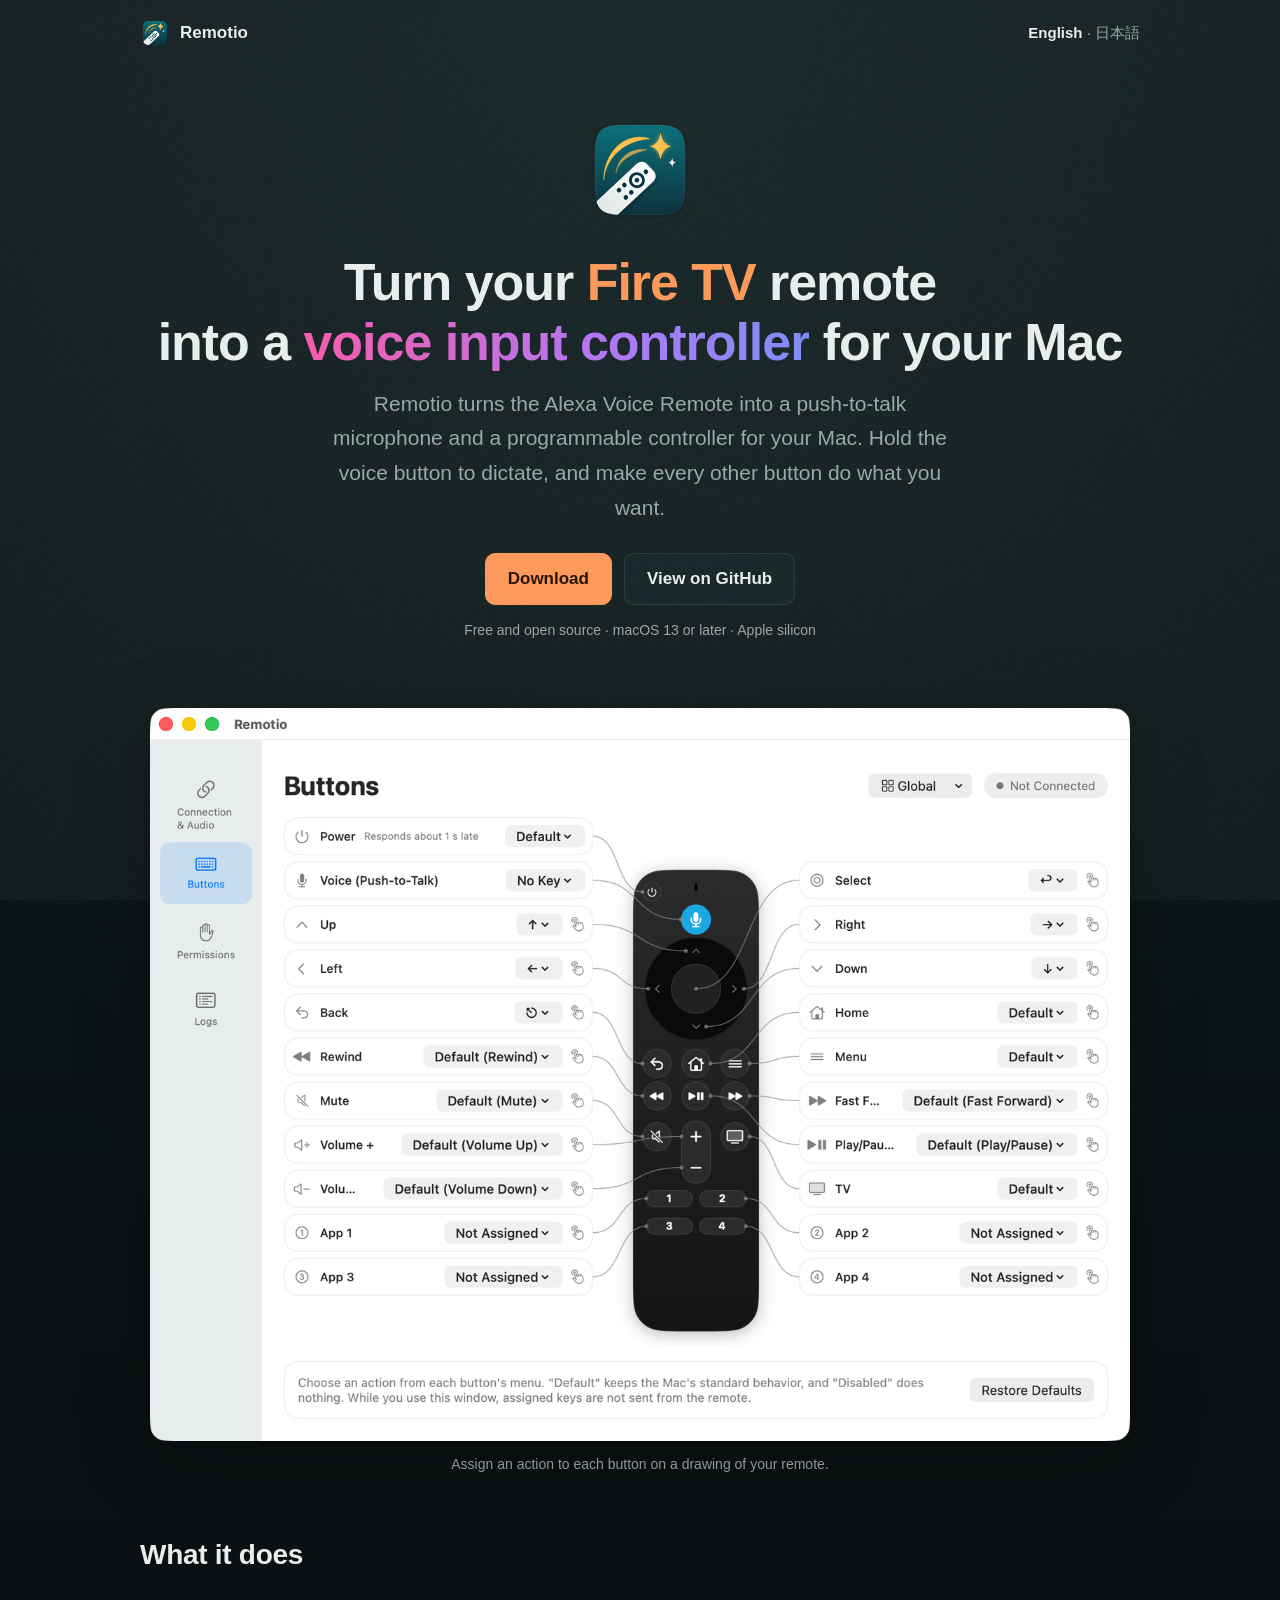
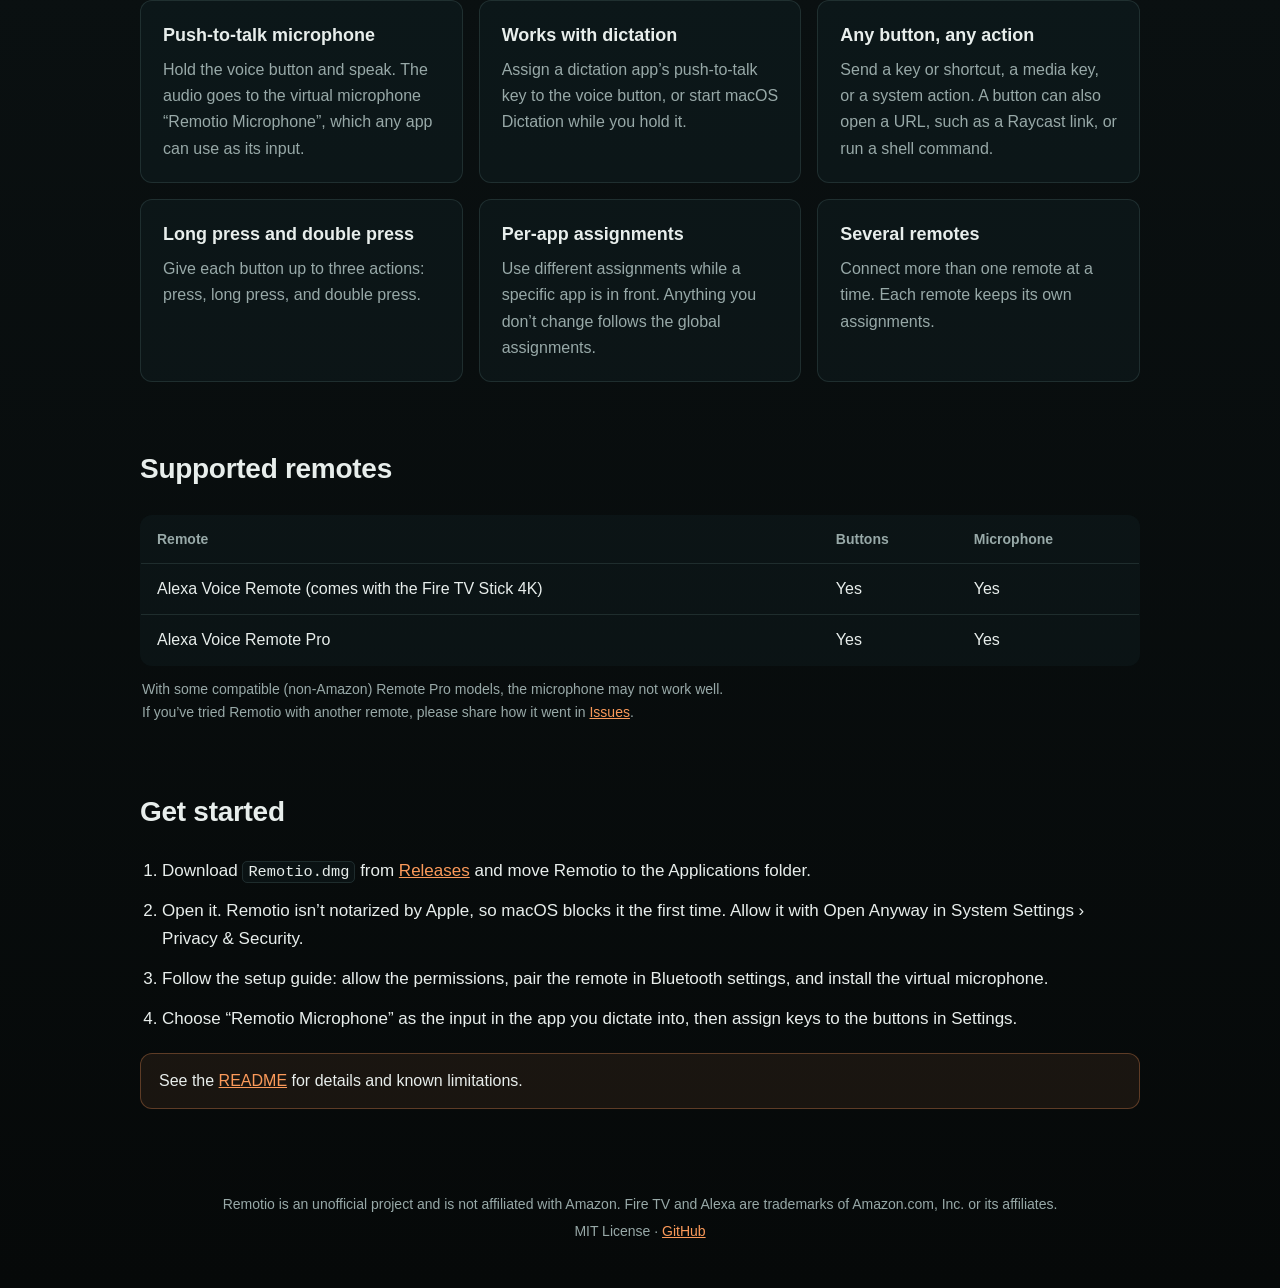
<file: docs/index.html>
<!doctype html>
<html lang="en">
<head>
<meta charset="utf-8">
<meta name="viewport" content="width=device-width, initial-scale=1">
<meta name="color-scheme" content="dark">
<meta name="theme-color" content="#162527">
<title>Remotio — Turn your Fire TV remote into a voice input controller for your Mac</title>
<meta name="description" content="Remotio is a free, open-source macOS menu bar app that turns the Fire TV Alexa Voice Remote into a push-to-talk microphone and a programmable controller for your Mac.">
<link rel="canonical" href="https://todayporton.github.io/remotio/">
<meta property="og:type" content="website">
<meta property="og:site_name" content="Remotio">
<meta property="og:title" content="Remotio — Turn your Fire TV remote into a voice input controller for your Mac">
<meta property="og:description" content="Remotio is a free, open-source macOS menu bar app that turns the Fire TV Alexa Voice Remote into a push-to-talk microphone and a programmable controller for your Mac.">
<meta property="og:url" content="https://todayporton.github.io/remotio/">
<meta property="og:image" content="https://todayporton.github.io/remotio/assets/og-en.png">
<meta property="og:image:width" content="1200">
<meta property="og:image:height" content="630">
<meta property="og:image:alt" content="Remotio: turn your Fire TV remote into a voice input controller for your Mac">
<meta property="og:locale" content="en_US">
<meta property="og:locale:alternate" content="ja_JP">
<meta name="twitter:card" content="summary_large_image">
<meta name="twitter:title" content="Remotio — Turn your Fire TV remote into a voice input controller for your Mac">
<meta name="twitter:description" content="Remotio is a free, open-source macOS menu bar app that turns the Fire TV Alexa Voice Remote into a push-to-talk microphone and a programmable controller for your Mac.">
<meta name="twitter:image" content="https://todayporton.github.io/remotio/assets/og-en.png">
<link rel="icon" href="assets/icon.svg" type="image/svg+xml">
<link rel="alternate" hreflang="en" href="https://todayporton.github.io/remotio/">
<link rel="alternate" hreflang="ja" href="https://todayporton.github.io/remotio/ja/">
<link rel="stylesheet" href="assets/style.css">
</head>
<body>
<div class="wrap">
  <header class="top">
    <a class="brand" href="./"><img src="assets/icon.svg" alt="">Remotio</a>
    <nav class="lang"><strong>English</strong> · <a href="ja/" hreflang="ja" lang="ja">日本語</a></nav>
  </header>

  <div class="hero">
    <img class="icon" src="assets/icon.svg" alt="Remotio icon">
    <h1>Turn your <span class="fire">Fire TV</span> remote <br>into a <span class="voice">voice input controller</span> for your Mac</h1>
    <p class="lead">Remotio turns the Alexa Voice Remote into a push-to-talk microphone and a programmable controller for your Mac. Hold the voice button to dictate, and make every other button do what you want.</p>
    <div class="actions">
      <a class="button primary" href="https://github.com/todayporton/remotio/releases">Download</a>
      <a class="button" href="https://github.com/todayporton/remotio">View on GitHub</a>
    </div>
    <p class="meta">Free and open source · macOS 13 or later · Apple silicon</p>
  </div>

  <figure class="shot">
    <img src="assets/buttons-en.png" width="1400" height="1046" alt="Remotio's Buttons settings, with a drawing of the remote and an action menu for each button">
    <figcaption>Assign an action to each button on a drawing of your remote.</figcaption>
  </figure>

  <section>
    <h2>What it does</h2>
    <div class="features">
      <div class="card">
        <h3>Push-to-talk microphone</h3>
        <p>Hold the voice button and speak. The audio goes to the virtual microphone “Remotio Microphone”, which any app can use as its input.</p>
      </div>
      <div class="card">
        <h3>Works with dictation</h3>
        <p>Assign a dictation app’s push-to-talk key to the voice button, or start macOS Dictation while you hold it.</p>
      </div>
      <div class="card">
        <h3>Any button, any action</h3>
        <p>Send a key or shortcut, a media key, or a system action. A button can also open a URL, such as a Raycast link, or run a shell command.</p>
      </div>
      <div class="card">
        <h3>Long press and double press</h3>
        <p>Give each button up to three actions: press, long press, and double press.</p>
      </div>
      <div class="card">
        <h3>Per-app assignments</h3>
        <p>Use different assignments while a specific app is in front. Anything you don’t change follows the global assignments.</p>
      </div>
      <div class="card">
        <h3>Several remotes</h3>
        <p>Connect more than one remote at a time. Each remote keeps its own assignments.</p>
      </div>
    </div>
  </section>

  <section>
    <h2>Supported remotes</h2>
    <div class="table-scroll">
      <table>
        <thead><tr><th>Remote</th><th>Buttons</th><th>Microphone</th></tr></thead>
        <tbody>
          <tr><td>Alexa Voice Remote (comes with the Fire TV Stick 4K)</td><td>Yes</td><td>Yes</td></tr>
          <tr><td>Alexa Voice Remote Pro</td><td>Yes</td><td>Yes</td></tr>
        </tbody>
      </table>
    </div>
    <p class="small">With some compatible (non-Amazon) Remote Pro models, the microphone may not work well.<br>If you’ve tried Remotio with another remote, please share how it went in <a href="https://github.com/todayporton/remotio/issues/new?template=remote-report.yml">Issues</a>.</p>
  </section>

  <section>
    <h2>Get started</h2>
    <ol class="steps">
      <li>Download <code>Remotio.dmg</code> from <a href="https://github.com/todayporton/remotio/releases">Releases</a> and move Remotio to the Applications folder.</li>
      <li>Open it. Remotio isn’t notarized by Apple, so macOS blocks it the first time. Allow it with Open Anyway in System Settings › Privacy &amp; Security.</li>
      <li>Follow the setup guide: allow the permissions, pair the remote in Bluetooth settings, and install the virtual microphone.</li>
      <li>Choose “Remotio Microphone” as the input in the app you dictate into, then assign keys to the buttons in Settings.</li>
    </ol>
    <p class="note">See the <a href="https://github.com/todayporton/remotio#readme">README</a> for details and known limitations.</p>
  </section>

  <footer>
    <p>Remotio is an unofficial project and is not affiliated with Amazon. Fire TV and Alexa are trademarks of Amazon.com, Inc. or its affiliates.</p>
    <p>MIT License · <a href="https://github.com/todayporton/remotio">GitHub</a></p>
  </footer>
</div>
</body>
</html>
</file>
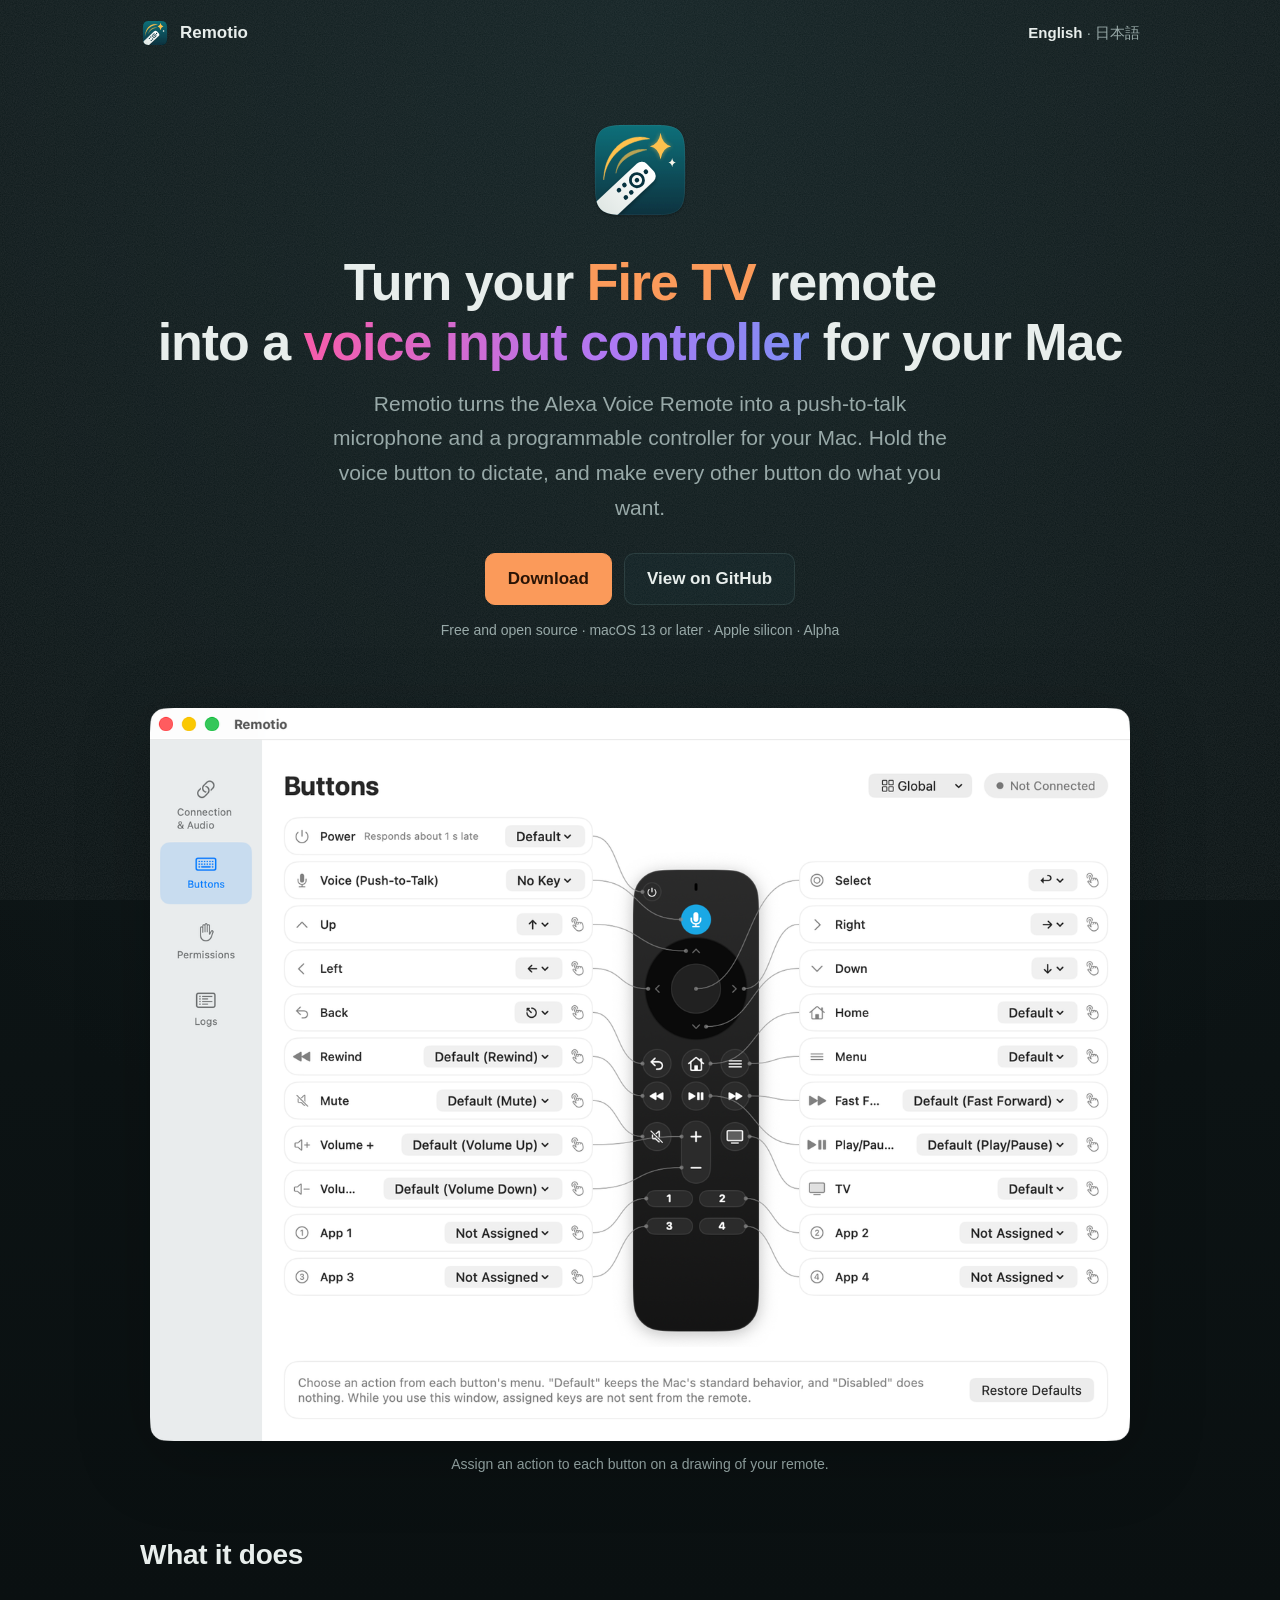
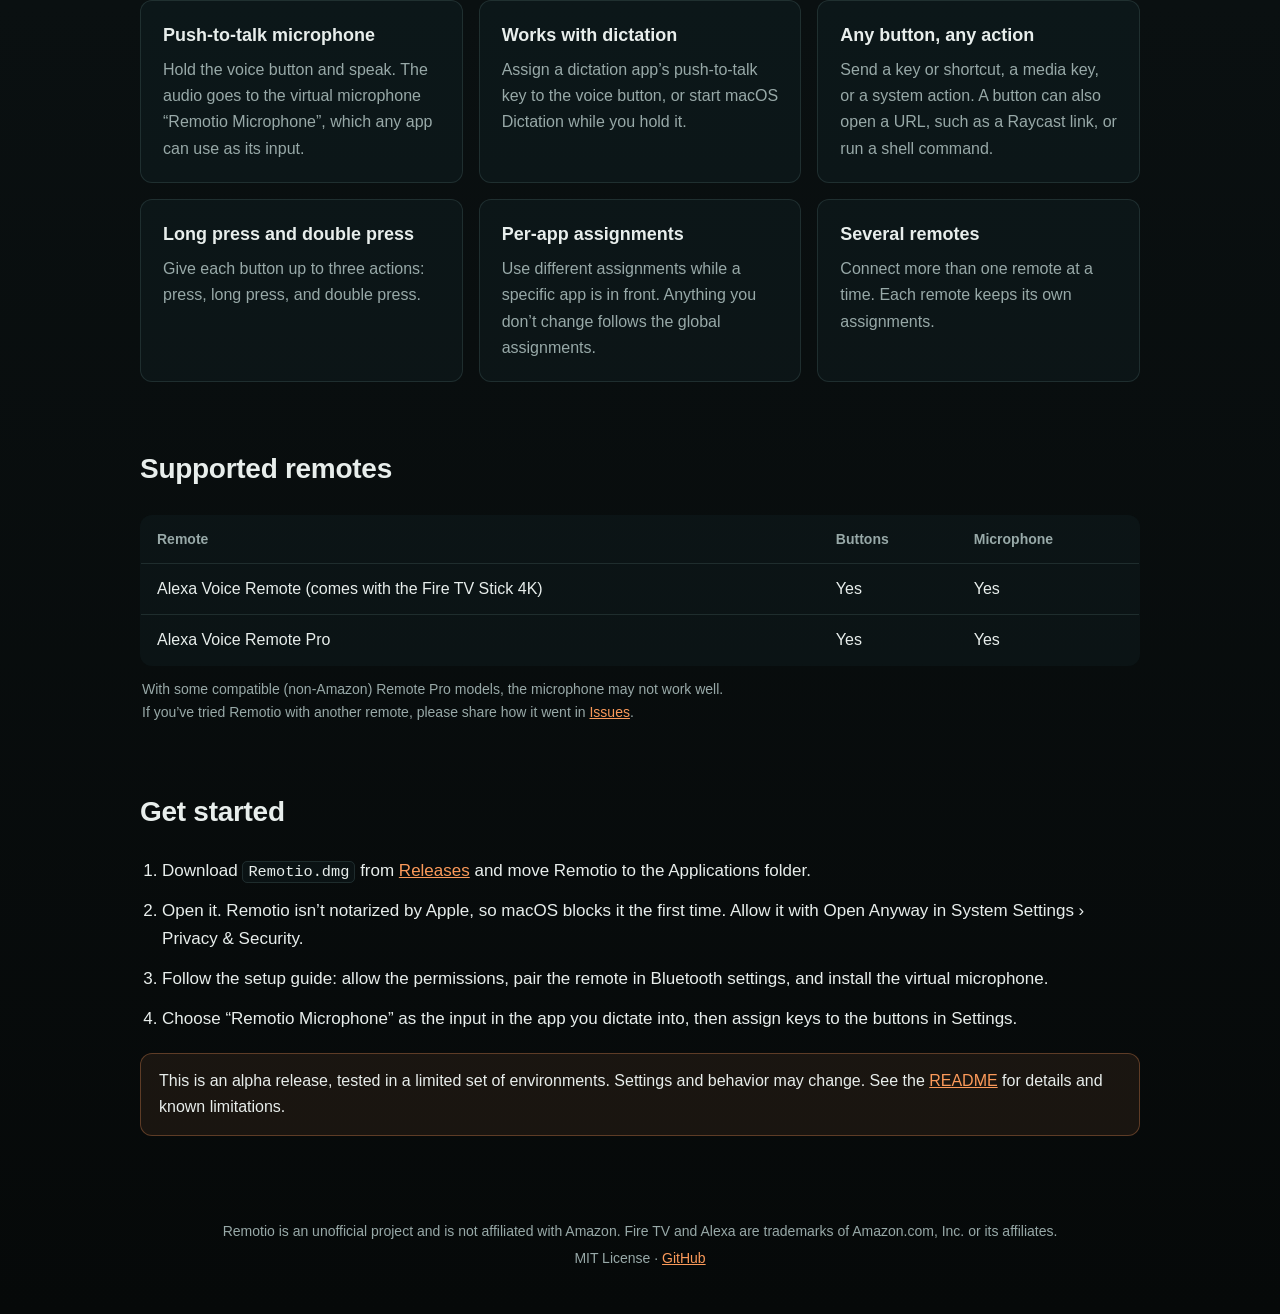
<file: site/index.html>
<!doctype html>
<html lang="en">
<head>
<meta charset="utf-8">
<meta name="viewport" content="width=device-width, initial-scale=1">
<meta name="color-scheme" content="dark">
<meta name="theme-color" content="#162527">
<title>Remotio — Turn your Fire TV remote into a voice input controller for your Mac</title>
<meta name="description" content="Remotio is a free, open-source macOS menu bar app that turns the Fire TV Alexa Voice Remote into a push-to-talk microphone and a programmable controller for your Mac.">
<link rel="icon" href="assets/icon.svg" type="image/svg+xml">
<link rel="alternate" hreflang="en" href="https://todayporton.github.io/remotio/">
<link rel="alternate" hreflang="ja" href="https://todayporton.github.io/remotio/ja/">
<link rel="stylesheet" href="assets/style.css">
</head>
<body>
<div class="wrap">
  <header class="top">
    <a class="brand" href="./"><img src="assets/icon.svg" alt="">Remotio</a>
    <nav class="lang"><strong>English</strong> · <a href="ja/" hreflang="ja" lang="ja">日本語</a></nav>
  </header>

  <div class="hero">
    <img class="icon" src="assets/icon.svg" alt="Remotio icon">
    <h1>Turn your <span class="fire">Fire TV</span> remote <br>into a <span class="voice">voice input controller</span> for your Mac</h1>
    <p class="lead">Remotio turns the Alexa Voice Remote into a push-to-talk microphone and a programmable controller for your Mac. Hold the voice button to dictate, and make every other button do what you want.</p>
    <div class="actions">
      <a class="button primary" href="https://github.com/todayporton/remotio/releases">Download</a>
      <a class="button" href="https://github.com/todayporton/remotio">View on GitHub</a>
    </div>
    <p class="meta">Free and open source · macOS 13 or later · Apple silicon · Alpha</p>
  </div>

  <figure class="shot">
    <img src="assets/buttons-en.png" width="1400" height="1046" alt="Remotio's Buttons settings, with a drawing of the remote and an action menu for each button">
    <figcaption>Assign an action to each button on a drawing of your remote.</figcaption>
  </figure>

  <section>
    <h2>What it does</h2>
    <div class="features">
      <div class="card">
        <h3>Push-to-talk microphone</h3>
        <p>Hold the voice button and speak. The audio goes to the virtual microphone “Remotio Microphone”, which any app can use as its input.</p>
      </div>
      <div class="card">
        <h3>Works with dictation</h3>
        <p>Assign a dictation app’s push-to-talk key to the voice button, or start macOS Dictation while you hold it.</p>
      </div>
      <div class="card">
        <h3>Any button, any action</h3>
        <p>Send a key or shortcut, a media key, or a system action. A button can also open a URL, such as a Raycast link, or run a shell command.</p>
      </div>
      <div class="card">
        <h3>Long press and double press</h3>
        <p>Give each button up to three actions: press, long press, and double press.</p>
      </div>
      <div class="card">
        <h3>Per-app assignments</h3>
        <p>Use different assignments while a specific app is in front. Anything you don’t change follows the global assignments.</p>
      </div>
      <div class="card">
        <h3>Several remotes</h3>
        <p>Connect more than one remote at a time. Each remote keeps its own assignments.</p>
      </div>
    </div>
  </section>

  <section>
    <h2>Supported remotes</h2>
    <div class="table-scroll">
      <table>
        <thead><tr><th>Remote</th><th>Buttons</th><th>Microphone</th></tr></thead>
        <tbody>
          <tr><td>Alexa Voice Remote (comes with the Fire TV Stick 4K)</td><td>Yes</td><td>Yes</td></tr>
          <tr><td>Alexa Voice Remote Pro</td><td>Yes</td><td>Yes</td></tr>
        </tbody>
      </table>
    </div>
    <p class="small">With some compatible (non-Amazon) Remote Pro models, the microphone may not work well.<br>If you’ve tried Remotio with another remote, please share how it went in <a href="https://github.com/todayporton/remotio/issues/new?template=remote-report.yml">Issues</a>.</p>
  </section>

  <section>
    <h2>Get started</h2>
    <ol class="steps">
      <li>Download <code>Remotio.dmg</code> from <a href="https://github.com/todayporton/remotio/releases">Releases</a> and move Remotio to the Applications folder.</li>
      <li>Open it. Remotio isn’t notarized by Apple, so macOS blocks it the first time. Allow it with Open Anyway in System Settings › Privacy &amp; Security.</li>
      <li>Follow the setup guide: allow the permissions, pair the remote in Bluetooth settings, and install the virtual microphone.</li>
      <li>Choose “Remotio Microphone” as the input in the app you dictate into, then assign keys to the buttons in Settings.</li>
    </ol>
    <p class="note">This is an alpha release, tested in a limited set of environments. Settings and behavior may change. See the <a href="https://github.com/todayporton/remotio#readme">README</a> for details and known limitations.</p>
  </section>

  <footer>
    <p>Remotio is an unofficial project and is not affiliated with Amazon. Fire TV and Alexa are trademarks of Amazon.com, Inc. or its affiliates.</p>
    <p>MIT License · <a href="https://github.com/todayporton/remotio">GitHub</a></p>
  </footer>
</div>
</body>
</html>
</file>
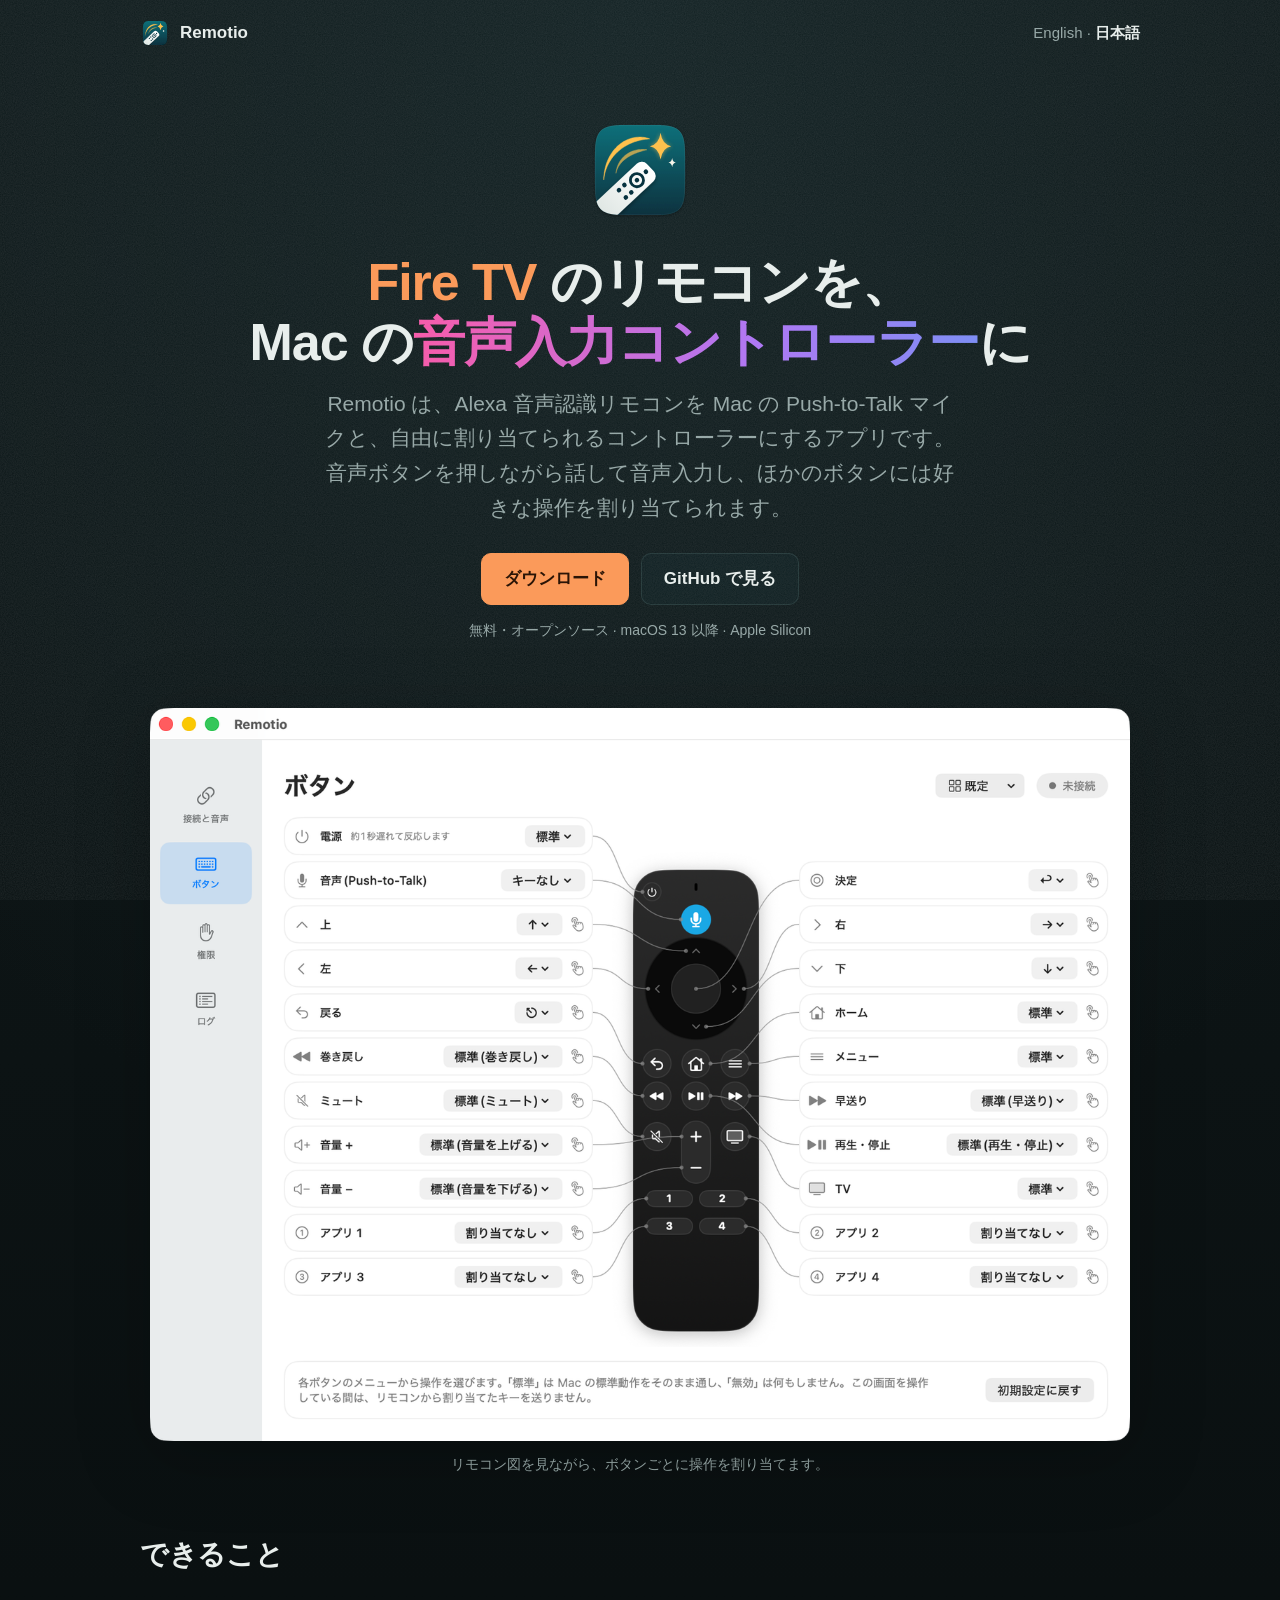
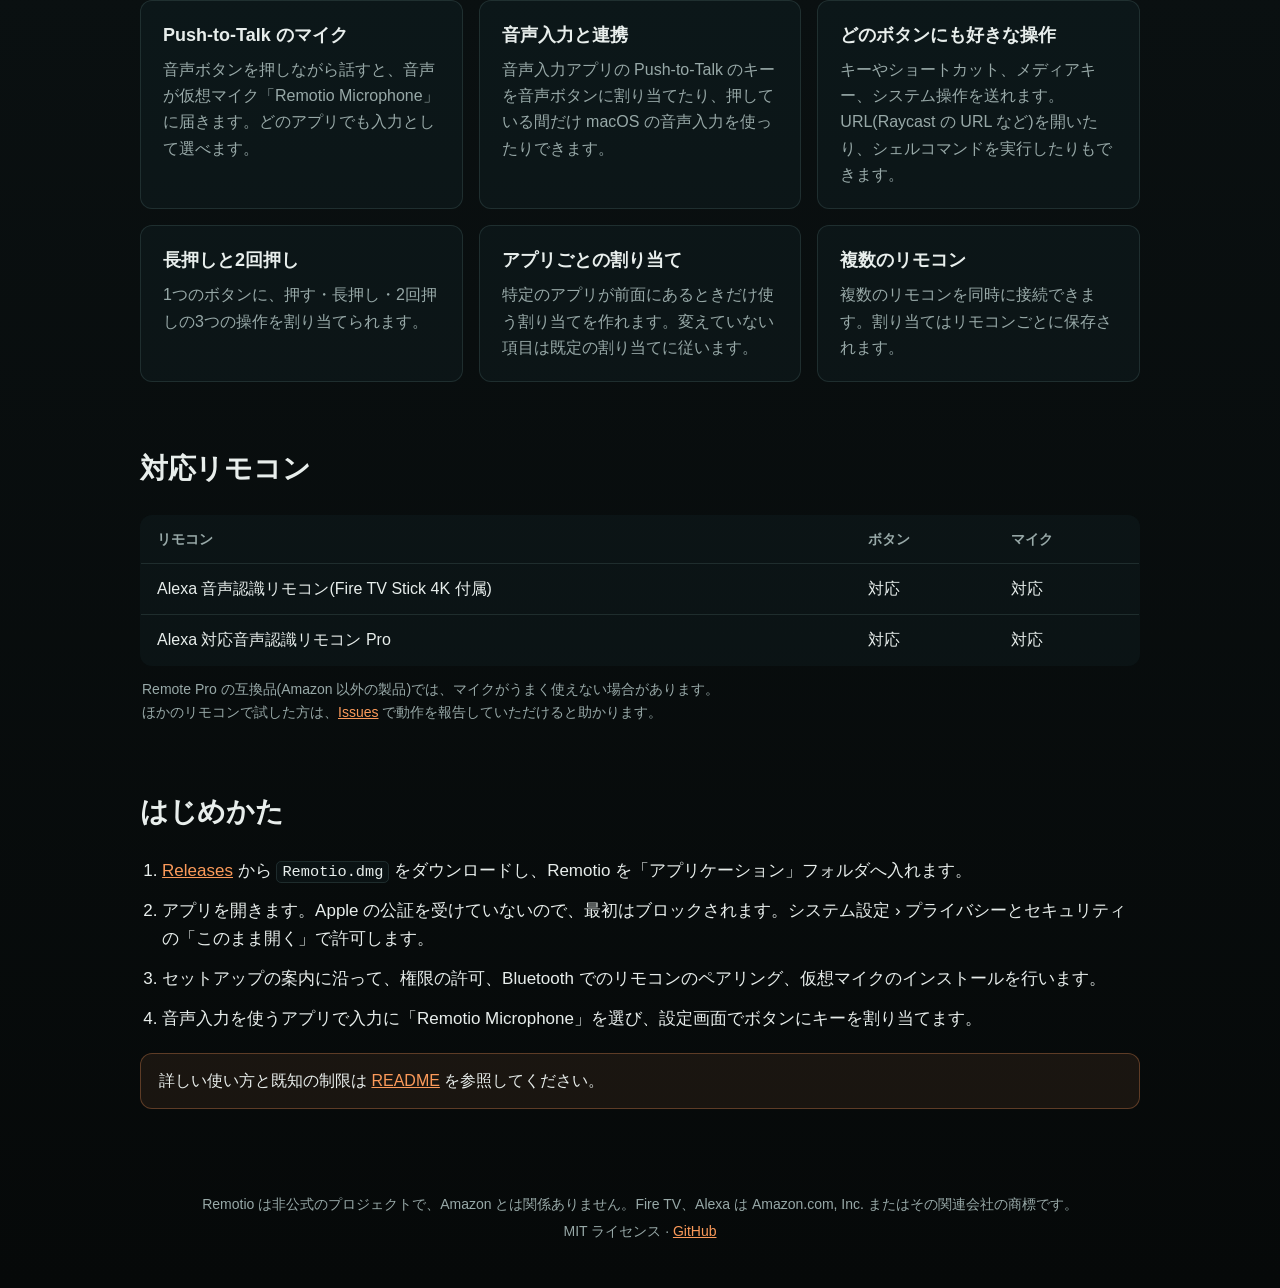
<file: docs/ja/index.html>
<!doctype html>
<html lang="ja">
<head>
<meta charset="utf-8">
<meta name="viewport" content="width=device-width, initial-scale=1">
<meta name="color-scheme" content="dark">
<meta name="theme-color" content="#162527">
<title>Remotio — Fire TVのリモコンを、Macの音声入力コントローラーに</title>
<meta name="description" content="Remotio は、Fire TV の Alexa 音声認識リモコンを、Mac の Push-to-Talk マイクと自由に割り当てられるコントローラーにする、無料でオープンソースのメニューバーアプリです。">
<link rel="canonical" href="https://todayporton.github.io/remotio/ja/">
<meta property="og:type" content="website">
<meta property="og:site_name" content="Remotio">
<meta property="og:title" content="Remotio — Fire TVのリモコンを、Macの音声入力コントローラーに">
<meta property="og:description" content="Remotio は、Fire TV の Alexa 音声認識リモコンを、Mac の Push-to-Talk マイクと自由に割り当てられるコントローラーにする、無料でオープンソースのメニューバーアプリです。">
<meta property="og:url" content="https://todayporton.github.io/remotio/ja/">
<meta property="og:image" content="https://todayporton.github.io/remotio/assets/og-ja.png">
<meta property="og:image:width" content="1200">
<meta property="og:image:height" content="630">
<meta property="og:image:alt" content="Remotio: Fire TVのリモコンを、Macの音声入力コントローラーに">
<meta property="og:locale" content="ja_JP">
<meta property="og:locale:alternate" content="en_US">
<meta name="twitter:card" content="summary_large_image">
<meta name="twitter:title" content="Remotio — Fire TVのリモコンを、Macの音声入力コントローラーに">
<meta name="twitter:description" content="Remotio は、Fire TV の Alexa 音声認識リモコンを、Mac の Push-to-Talk マイクと自由に割り当てられるコントローラーにする、無料でオープンソースのメニューバーアプリです。">
<meta name="twitter:image" content="https://todayporton.github.io/remotio/assets/og-ja.png">
<link rel="icon" href="../assets/icon.svg" type="image/svg+xml">
<link rel="alternate" hreflang="en" href="https://todayporton.github.io/remotio/">
<link rel="alternate" hreflang="ja" href="https://todayporton.github.io/remotio/ja/">
<link rel="stylesheet" href="../assets/style.css">
</head>
<body>
<div class="wrap">
  <header class="top">
    <a class="brand" href="./"><img src="../assets/icon.svg" alt="">Remotio</a>
    <nav class="lang"><a href="../" hreflang="en" lang="en">English</a> · <strong>日本語</strong></nav>
  </header>

  <div class="hero">
    <img class="icon" src="../assets/icon.svg" alt="Remotio のアイコン">
    <h1><span class="fire">Fire TV</span> のリモコンを、<br>Mac の<span class="voice">音声入力コントローラー</span>に</h1>
    <p class="lead">Remotio は、Alexa 音声認識リモコンを Mac の Push-to-Talk マイクと、自由に割り当てられるコントローラーにするアプリです。音声ボタンを押しながら話して音声入力し、ほかのボタンには好きな操作を割り当てられます。</p>
    <div class="actions">
      <a class="button primary" href="https://github.com/todayporton/remotio/releases">ダウンロード</a>
      <a class="button" href="https://github.com/todayporton/remotio/blob/main/README.ja.md">GitHub で見る</a>
    </div>
    <p class="meta">無料・オープンソース · macOS 13 以降 · Apple Silicon</p>
  </div>

  <figure class="shot">
    <img src="../assets/buttons-ja.png" width="1400" height="1046" alt="Remotio の「ボタン」設定。リモコン図と、ボタンごとの操作のメニュー">
    <figcaption>リモコン図を見ながら、ボタンごとに操作を割り当てます。</figcaption>
  </figure>

  <section>
    <h2>できること</h2>
    <div class="features">
      <div class="card">
        <h3>Push-to-Talk のマイク</h3>
        <p>音声ボタンを押しながら話すと、音声が仮想マイク「Remotio Microphone」に届きます。どのアプリでも入力として選べます。</p>
      </div>
      <div class="card">
        <h3>音声入力と連携</h3>
        <p>音声入力アプリの Push-to-Talk のキーを音声ボタンに割り当てたり、押している間だけ macOS の音声入力を使ったりできます。</p>
      </div>
      <div class="card">
        <h3>どのボタンにも好きな操作</h3>
        <p>キーやショートカット、メディアキー、システム操作を送れます。URL(Raycast の URL など)を開いたり、シェルコマンドを実行したりもできます。</p>
      </div>
      <div class="card">
        <h3>長押しと2回押し</h3>
        <p>1つのボタンに、押す・長押し・2回押しの3つの操作を割り当てられます。</p>
      </div>
      <div class="card">
        <h3>アプリごとの割り当て</h3>
        <p>特定のアプリが前面にあるときだけ使う割り当てを作れます。変えていない項目は既定の割り当てに従います。</p>
      </div>
      <div class="card">
        <h3>複数のリモコン</h3>
        <p>複数のリモコンを同時に接続できます。割り当てはリモコンごとに保存されます。</p>
      </div>
    </div>
  </section>

  <section>
    <h2>対応リモコン</h2>
    <div class="table-scroll">
      <table>
        <thead><tr><th>リモコン</th><th>ボタン</th><th>マイク</th></tr></thead>
        <tbody>
          <tr><td>Alexa 音声認識リモコン(Fire TV Stick 4K 付属)</td><td>対応</td><td>対応</td></tr>
          <tr><td>Alexa 対応音声認識リモコン Pro</td><td>対応</td><td>対応</td></tr>
        </tbody>
      </table>
    </div>
    <p class="small">Remote Pro の互換品(Amazon 以外の製品)では、マイクがうまく使えない場合があります。<br>ほかのリモコンで試した方は、<a href="https://github.com/todayporton/remotio/issues/new?template=remote-report.yml">Issues</a> で動作を報告していただけると助かります。</p>
  </section>

  <section>
    <h2>はじめかた</h2>
    <ol class="steps">
      <li><a href="https://github.com/todayporton/remotio/releases">Releases</a> から <code>Remotio.dmg</code> をダウンロードし、Remotio を「アプリケーション」フォルダへ入れます。</li>
      <li>アプリを開きます。Apple の公証を受けていないので、最初はブロックされます。システム設定 › プライバシーとセキュリティ の「このまま開く」で許可します。</li>
      <li>セットアップの案内に沿って、権限の許可、Bluetooth でのリモコンのペアリング、仮想マイクのインストールを行います。</li>
      <li>音声入力を使うアプリで入力に「Remotio Microphone」を選び、設定画面でボタンにキーを割り当てます。</li>
    </ol>
    <p class="note">詳しい使い方と既知の制限は <a href="https://github.com/todayporton/remotio/blob/main/README.ja.md">README</a> を参照してください。</p>
  </section>

  <footer>
    <p>Remotio は非公式のプロジェクトで、Amazon とは関係ありません。Fire TV、Alexa は Amazon.com, Inc. またはその関連会社の商標です。</p>
    <p>MIT ライセンス · <a href="https://github.com/todayporton/remotio">GitHub</a></p>
  </footer>
</div>
</body>
</html>
</file>
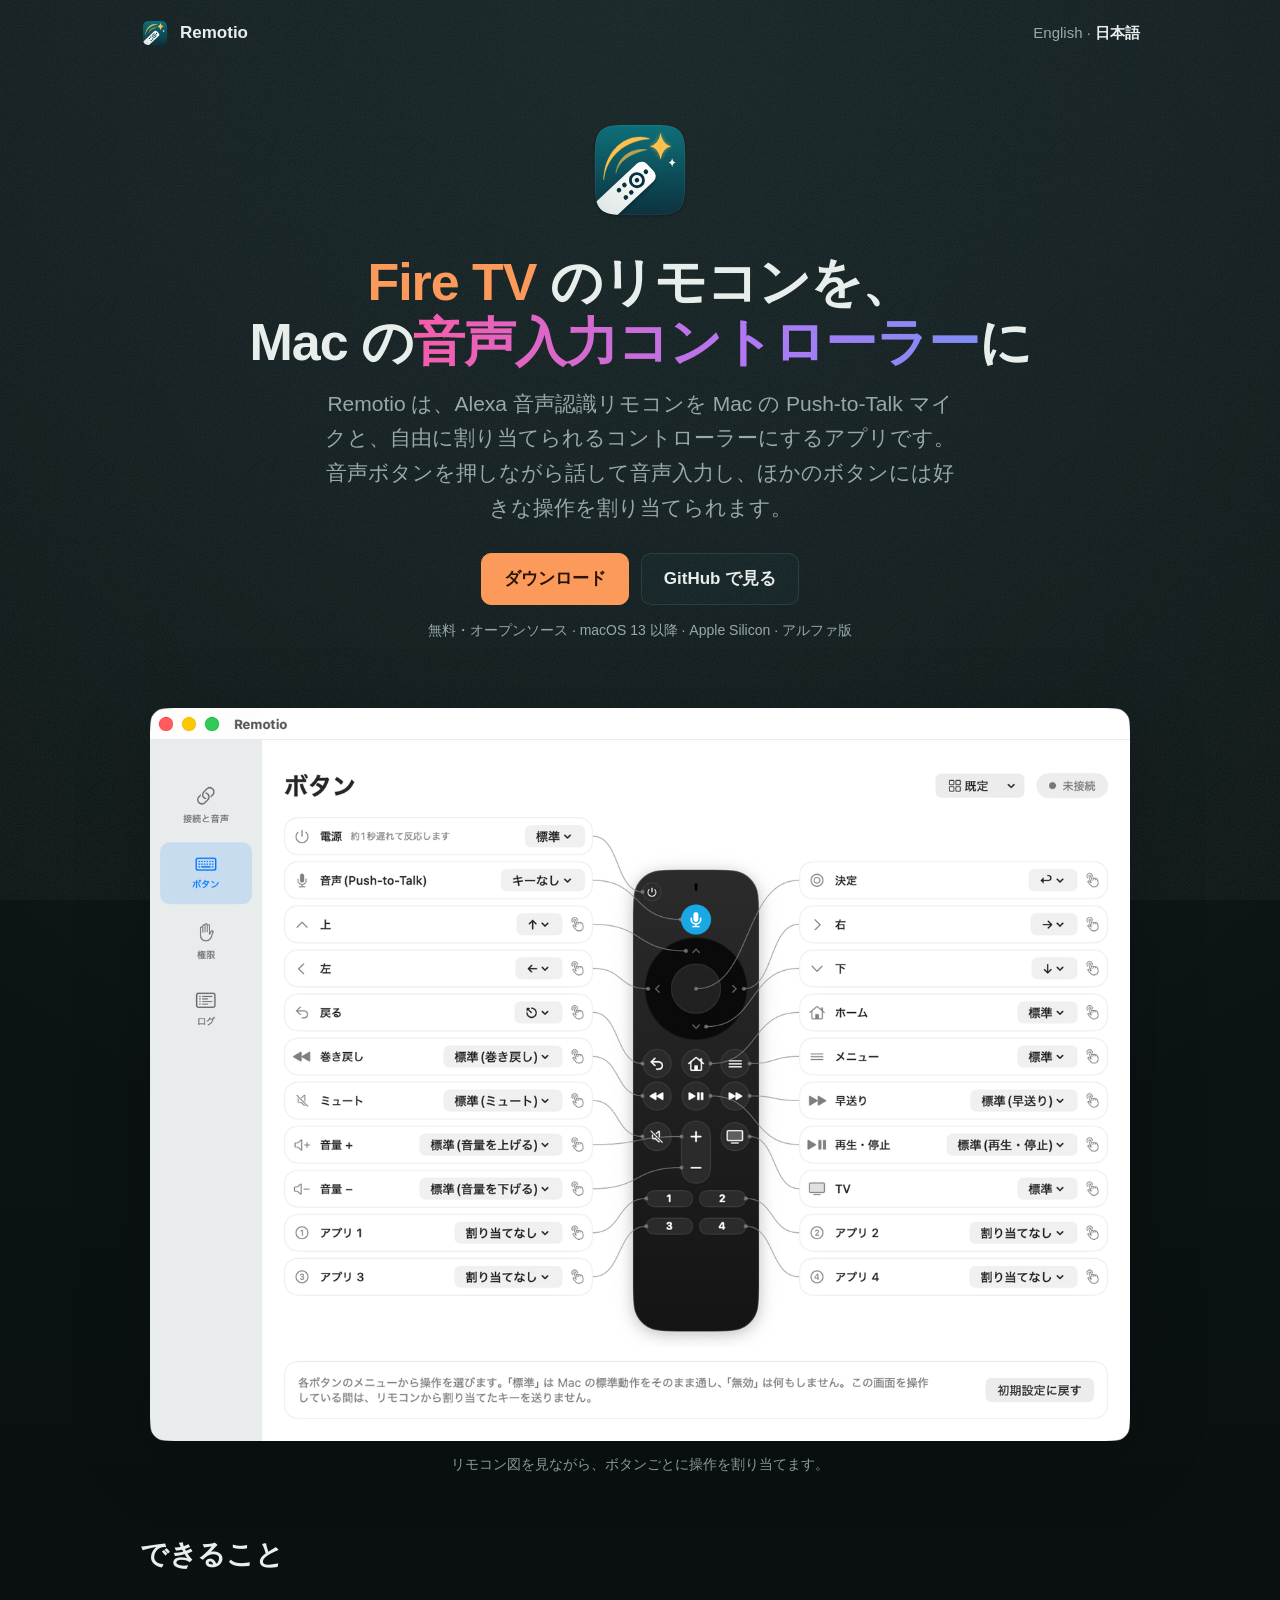
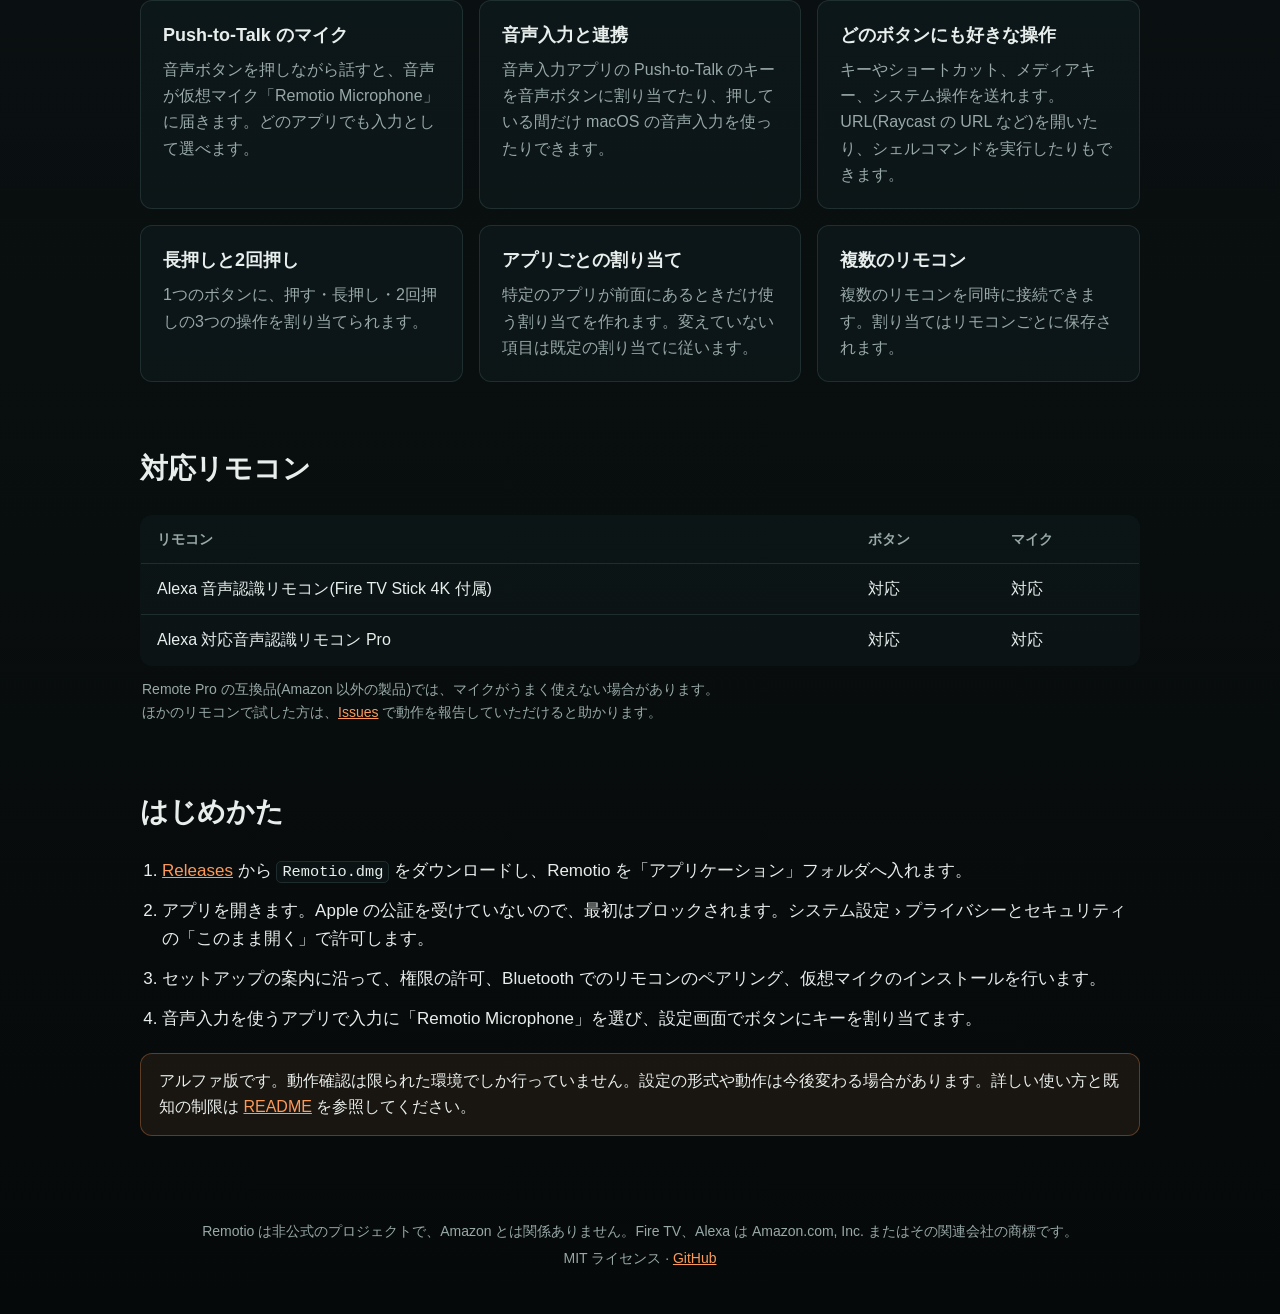
<file: site/ja/index.html>
<!doctype html>
<html lang="ja">
<head>
<meta charset="utf-8">
<meta name="viewport" content="width=device-width, initial-scale=1">
<meta name="color-scheme" content="dark">
<meta name="theme-color" content="#162527">
<title>Remotio — Fire TV のリモコンを、Mac の音声入力コントローラーに</title>
<meta name="description" content="Remotio は、Fire TV の Alexa 音声認識リモコンを、Mac の Push-to-Talk マイクと自由に割り当てられるコントローラーにする、無料でオープンソースのメニューバーアプリです。">
<link rel="icon" href="../assets/icon.svg" type="image/svg+xml">
<link rel="alternate" hreflang="en" href="https://todayporton.github.io/remotio/">
<link rel="alternate" hreflang="ja" href="https://todayporton.github.io/remotio/ja/">
<link rel="stylesheet" href="../assets/style.css">
</head>
<body>
<div class="wrap">
  <header class="top">
    <a class="brand" href="./"><img src="../assets/icon.svg" alt="">Remotio</a>
    <nav class="lang"><a href="../" hreflang="en" lang="en">English</a> · <strong>日本語</strong></nav>
  </header>

  <div class="hero">
    <img class="icon" src="../assets/icon.svg" alt="Remotio のアイコン">
    <h1><span class="fire">Fire TV</span> のリモコンを、<br>Mac の<span class="voice">音声入力コントローラー</span>に</h1>
    <p class="lead">Remotio は、Alexa 音声認識リモコンを Mac の Push-to-Talk マイクと、自由に割り当てられるコントローラーにするアプリです。音声ボタンを押しながら話して音声入力し、ほかのボタンには好きな操作を割り当てられます。</p>
    <div class="actions">
      <a class="button primary" href="https://github.com/todayporton/remotio/releases">ダウンロード</a>
      <a class="button" href="https://github.com/todayporton/remotio/blob/main/README.ja.md">GitHub で見る</a>
    </div>
    <p class="meta">無料・オープンソース · macOS 13 以降 · Apple Silicon · アルファ版</p>
  </div>

  <figure class="shot">
    <img src="../assets/buttons-ja.png" width="1400" height="1046" alt="Remotio の「ボタン」設定。リモコン図と、ボタンごとの操作のメニュー">
    <figcaption>リモコン図を見ながら、ボタンごとに操作を割り当てます。</figcaption>
  </figure>

  <section>
    <h2>できること</h2>
    <div class="features">
      <div class="card">
        <h3>Push-to-Talk のマイク</h3>
        <p>音声ボタンを押しながら話すと、音声が仮想マイク「Remotio Microphone」に届きます。どのアプリでも入力として選べます。</p>
      </div>
      <div class="card">
        <h3>音声入力と連携</h3>
        <p>音声入力アプリの Push-to-Talk のキーを音声ボタンに割り当てたり、押している間だけ macOS の音声入力を使ったりできます。</p>
      </div>
      <div class="card">
        <h3>どのボタンにも好きな操作</h3>
        <p>キーやショートカット、メディアキー、システム操作を送れます。URL(Raycast の URL など)を開いたり、シェルコマンドを実行したりもできます。</p>
      </div>
      <div class="card">
        <h3>長押しと2回押し</h3>
        <p>1つのボタンに、押す・長押し・2回押しの3つの操作を割り当てられます。</p>
      </div>
      <div class="card">
        <h3>アプリごとの割り当て</h3>
        <p>特定のアプリが前面にあるときだけ使う割り当てを作れます。変えていない項目は既定の割り当てに従います。</p>
      </div>
      <div class="card">
        <h3>複数のリモコン</h3>
        <p>複数のリモコンを同時に接続できます。割り当てはリモコンごとに保存されます。</p>
      </div>
    </div>
  </section>

  <section>
    <h2>対応リモコン</h2>
    <div class="table-scroll">
      <table>
        <thead><tr><th>リモコン</th><th>ボタン</th><th>マイク</th></tr></thead>
        <tbody>
          <tr><td>Alexa 音声認識リモコン(Fire TV Stick 4K 付属)</td><td>対応</td><td>対応</td></tr>
          <tr><td>Alexa 対応音声認識リモコン Pro</td><td>対応</td><td>対応</td></tr>
        </tbody>
      </table>
    </div>
    <p class="small">Remote Pro の互換品(Amazon 以外の製品)では、マイクがうまく使えない場合があります。<br>ほかのリモコンで試した方は、<a href="https://github.com/todayporton/remotio/issues/new?template=remote-report.yml">Issues</a> で動作を報告していただけると助かります。</p>
  </section>

  <section>
    <h2>はじめかた</h2>
    <ol class="steps">
      <li><a href="https://github.com/todayporton/remotio/releases">Releases</a> から <code>Remotio.dmg</code> をダウンロードし、Remotio を「アプリケーション」フォルダへ入れます。</li>
      <li>アプリを開きます。Apple の公証を受けていないので、最初はブロックされます。システム設定 › プライバシーとセキュリティ の「このまま開く」で許可します。</li>
      <li>セットアップの案内に沿って、権限の許可、Bluetooth でのリモコンのペアリング、仮想マイクのインストールを行います。</li>
      <li>音声入力を使うアプリで入力に「Remotio Microphone」を選び、設定画面でボタンにキーを割り当てます。</li>
    </ol>
    <p class="note">アルファ版です。動作確認は限られた環境でしか行っていません。設定の形式や動作は今後変わる場合があります。詳しい使い方と既知の制限は <a href="https://github.com/todayporton/remotio/blob/main/README.ja.md">README</a> を参照してください。</p>
  </section>

  <footer>
    <p>Remotio は非公式のプロジェクトで、Amazon とは関係ありません。Fire TV、Alexa は Amazon.com, Inc. またはその関連会社の商標です。</p>
    <p>MIT ライセンス · <a href="https://github.com/todayporton/remotio">GitHub</a></p>
  </footer>
</div>
</body>
</html>
</file>
<file: docs/assets/style.css>
/* OS の設定にかかわらず、常にダークの配色で表示する */
:root {
  /* 背景はアイコンの緑(#11707A → #07323F)をごく暗くしたもの */
  --bg: #0a1011;
  --bg-top: #162527;
  --surface: rgba(43, 91, 96, 0.10);
  --text: #e8eeec;
  --muted: #98a9a8;
  --line: rgba(139, 174, 176, 0.16);
  /* アクセントはタイトルの Fire TV と同じオレンジ */
  --accent: #fb9a5a;
  --accent-text: #2a1406;
  --note-bg: rgba(251, 154, 90, 0.08);
  --note-line: rgba(251, 154, 90, 0.30);
  color-scheme: dark;
}

* { box-sizing: border-box; }

body {
  margin: 0;
  /* 上が明るく、下へ行くほど暗くなる */
  background:
    radial-gradient(ellipse 120% 60% at 50% 0%, var(--bg-top) 0%, transparent 70%),
    linear-gradient(180deg, #10191a 0%, var(--bg) 55%, #060909 100%);
  background-color: var(--bg);
  min-height: 100vh;
  color: var(--text);
  font: 17px/1.65 -apple-system, BlinkMacSystemFont, "Helvetica Neue", "Hiragino Sans", "Hiragino Kaku Gothic ProN", sans-serif;
  -webkit-font-smoothing: antialiased;
}

a { color: var(--accent); }

/* 背景にごく薄いざらつき(SVG のノイズ)を重ねる */
body::before {
  content: "";
  position: fixed;
  inset: 0;
  pointer-events: none;
  z-index: 0;
  opacity: 0.06;
  background-image: url("data:image/svg+xml,%3Csvg xmlns='http://www.w3.org/2000/svg' width='160' height='160'%3E%3Cfilter id='n'%3E%3CfeTurbulence type='fractalNoise' baseFrequency='0.9' numOctaves='3' stitchTiles='stitch'/%3E%3CfeColorMatrix values='0 0 0 0 1  0 0 0 0 1  0 0 0 0 1  0 0 0 1.4 -0.2'/%3E%3C/filter%3E%3Crect width='100%25' height='100%25' filter='url(%23n)'/%3E%3C/svg%3E");
  background-size: 160px 160px;
}
.wrap { position: relative; z-index: 1; }

.wrap { max-width: 1040px; margin: 0 auto; padding: 0 20px; }

header.top {
  display: flex;
  justify-content: space-between;
  align-items: center;
  padding: 18px 0;
}
.brand { display: flex; align-items: center; gap: 10px; font-weight: 700; color: var(--text); text-decoration: none; }
.brand img { width: 30px; height: 30px; }
.lang { font-size: 15px; color: var(--muted); }
.lang a { color: var(--muted); text-decoration: none; }
.lang a:hover { color: var(--text); }
.lang strong { color: var(--text); font-weight: 600; }

.hero { text-align: center; padding: 48px 0 28px; }
.hero img.icon { width: 112px; height: 112px; }
.hero h1 { font-size: clamp(34px, 6vw, 52px); line-height: 1.15; margin: 18px 0 14px; letter-spacing: -0.02em; }
.hero h1 .fire { color: #fb9a5a; }
.hero h1 .voice {
  background: linear-gradient(90deg, #f75caa, #b078f4, #6599f4, #4fcee5, #b078f4, #f75caa);
  background-size: 300% 100%;
  -webkit-background-clip: text;
  background-clip: text;
  color: transparent;
  animation: voice-flow 5s ease-in-out infinite alternate;
}
@keyframes voice-flow {
  from { background-position: 0% 50%; }
  to { background-position: 100% 50%; }
}
@media (prefers-reduced-motion: reduce) {
  .hero h1 .voice { animation: none; }
}
.hero p.lead { font-size: clamp(18px, 2.4vw, 21px); color: var(--muted); max-width: 640px; margin: 0 auto; }
.actions { display: flex; gap: 12px; justify-content: center; flex-wrap: wrap; margin: 28px 0 14px; }
.button {
  display: inline-block;
  padding: 11px 22px;
  border-radius: 10px;
  font-weight: 600;
  text-decoration: none;
  border: 1px solid var(--line);
  color: var(--text);
  background: var(--surface);
}
.button.primary { background: var(--accent); border-color: var(--accent); color: var(--accent-text); }
.meta { font-size: 14px; color: var(--muted); }

.shot { margin: 24px auto 0; max-width: 980px; }
.shot img {
  width: 100%;
  height: auto;
  display: block;
  /* ウィンドウの角の外側は透過しているので、形に沿った影を付ける */
  filter: drop-shadow(0 0 0.5px rgba(0, 0, 0, 0.35)) drop-shadow(0 16px 36px rgba(0, 0, 0, 0.22));
}
.shot figcaption { text-align: center; font-size: 14px; color: var(--muted); margin-top: 12px; }

section { padding: 56px 0 8px; }
section h2 { font-size: 28px; margin: 0 0 22px; letter-spacing: -0.01em; }

.features { display: grid; grid-template-columns: repeat(auto-fit, minmax(280px, 1fr)); gap: 16px; }
.card { background: var(--surface); border: 1px solid var(--line); border-radius: 12px; padding: 20px 22px; }
.card h3 { font-size: 18px; margin: 0 0 6px; }
.card p { margin: 0; color: var(--muted); font-size: 16px; }

table { width: 100%; border-collapse: collapse; background: var(--surface); border: 1px solid var(--line); border-radius: 12px; overflow: hidden; font-size: 16px; }
th, td { text-align: left; padding: 12px 16px; border-bottom: 1px solid var(--line); vertical-align: top; }
tr:last-child td { border-bottom: none; }
th { font-size: 14px; color: var(--muted); font-weight: 600; }
.table-scroll { overflow-x: auto; }
.small { font-size: 14px; color: var(--muted); margin: 12px 2px 0; }

ol.steps { padding-left: 1.3em; margin: 0; }
ol.steps li { margin-bottom: 12px; }

.note { background: var(--note-bg); border: 1px solid var(--note-line); border-radius: 12px; padding: 14px 18px; font-size: 16px; margin-top: 20px; }

code { font: 0.9em ui-monospace, SFMono-Regular, Menlo, monospace; background: var(--surface); border: 1px solid var(--line); border-radius: 5px; padding: 1px 5px; }

footer { padding: 56px 0 40px; color: var(--muted); font-size: 14px; text-align: center; }
footer p { margin: 4px 0; }

@media (max-width: 600px) {
  body { font-size: 16px; }
  .wrap { padding: 0 16px; }
  .hero { padding-top: 28px; }
  .hero h1, .hero p.lead { text-align: left; }
  .hero h1 br { display: none; }
  th, td { padding: 10px 12px; }
}
</file>
<file: site/assets/style.css>
/* OS の設定にかかわらず、常にダークの配色で表示する */
:root {
  /* 背景はアイコンの緑(#11707A → #07323F)をごく暗くしたもの */
  --bg: #0a1011;
  --bg-top: #162527;
  --surface: rgba(43, 91, 96, 0.10);
  --text: #e8eeec;
  --muted: #98a9a8;
  --line: rgba(139, 174, 176, 0.16);
  /* アクセントはタイトルの Fire TV と同じオレンジ */
  --accent: #fb9a5a;
  --accent-text: #2a1406;
  --note-bg: rgba(251, 154, 90, 0.08);
  --note-line: rgba(251, 154, 90, 0.30);
  color-scheme: dark;
}

* { box-sizing: border-box; }

body {
  margin: 0;
  /* 上が明るく、下へ行くほど暗くなる */
  background:
    radial-gradient(ellipse 120% 60% at 50% 0%, var(--bg-top) 0%, transparent 70%),
    linear-gradient(180deg, #10191a 0%, var(--bg) 55%, #060909 100%);
  background-color: var(--bg);
  min-height: 100vh;
  color: var(--text);
  font: 17px/1.65 -apple-system, BlinkMacSystemFont, "Helvetica Neue", "Hiragino Sans", "Hiragino Kaku Gothic ProN", sans-serif;
  -webkit-font-smoothing: antialiased;
}

a { color: var(--accent); }

/* 背景にごく薄いざらつき(SVG のノイズ)を重ねる */
body::before {
  content: "";
  position: fixed;
  inset: 0;
  pointer-events: none;
  z-index: 0;
  opacity: 0.06;
  background-image: url("data:image/svg+xml,%3Csvg xmlns='http://www.w3.org/2000/svg' width='160' height='160'%3E%3Cfilter id='n'%3E%3CfeTurbulence type='fractalNoise' baseFrequency='0.9' numOctaves='3' stitchTiles='stitch'/%3E%3CfeColorMatrix values='0 0 0 0 1  0 0 0 0 1  0 0 0 0 1  0 0 0 1.4 -0.2'/%3E%3C/filter%3E%3Crect width='100%25' height='100%25' filter='url(%23n)'/%3E%3C/svg%3E");
  background-size: 160px 160px;
}
.wrap { position: relative; z-index: 1; }

.wrap { max-width: 1040px; margin: 0 auto; padding: 0 20px; }

header.top {
  display: flex;
  justify-content: space-between;
  align-items: center;
  padding: 18px 0;
}
.brand { display: flex; align-items: center; gap: 10px; font-weight: 700; color: var(--text); text-decoration: none; }
.brand img { width: 30px; height: 30px; }
.lang { font-size: 15px; color: var(--muted); }
.lang a { color: var(--muted); text-decoration: none; }
.lang a:hover { color: var(--text); }
.lang strong { color: var(--text); font-weight: 600; }

.hero { text-align: center; padding: 48px 0 28px; }
.hero img.icon { width: 112px; height: 112px; }
.hero h1 { font-size: clamp(34px, 6vw, 52px); line-height: 1.15; margin: 18px 0 14px; letter-spacing: -0.02em; }
.hero h1 .fire { color: #fb9a5a; }
.hero h1 .voice {
  background: linear-gradient(90deg, #f75caa, #b078f4, #6599f4, #4fcee5, #b078f4, #f75caa);
  background-size: 300% 100%;
  -webkit-background-clip: text;
  background-clip: text;
  color: transparent;
  animation: voice-flow 5s ease-in-out infinite alternate;
}
@keyframes voice-flow {
  from { background-position: 0% 50%; }
  to { background-position: 100% 50%; }
}
@media (prefers-reduced-motion: reduce) {
  .hero h1 .voice { animation: none; }
}
.hero p.lead { font-size: clamp(18px, 2.4vw, 21px); color: var(--muted); max-width: 640px; margin: 0 auto; }
.actions { display: flex; gap: 12px; justify-content: center; flex-wrap: wrap; margin: 28px 0 14px; }
.button {
  display: inline-block;
  padding: 11px 22px;
  border-radius: 10px;
  font-weight: 600;
  text-decoration: none;
  border: 1px solid var(--line);
  color: var(--text);
  background: var(--surface);
}
.button.primary { background: var(--accent); border-color: var(--accent); color: var(--accent-text); }
.meta { font-size: 14px; color: var(--muted); }

.shot { margin: 24px auto 0; max-width: 980px; }
.shot img {
  width: 100%;
  height: auto;
  display: block;
  /* ウィンドウの角の外側は透過しているので、形に沿った影を付ける */
  filter: drop-shadow(0 0 0.5px rgba(0, 0, 0, 0.35)) drop-shadow(0 16px 36px rgba(0, 0, 0, 0.22));
}
.shot figcaption { text-align: center; font-size: 14px; color: var(--muted); margin-top: 12px; }

section { padding: 56px 0 8px; }
section h2 { font-size: 28px; margin: 0 0 22px; letter-spacing: -0.01em; }

.features { display: grid; grid-template-columns: repeat(auto-fit, minmax(280px, 1fr)); gap: 16px; }
.card { background: var(--surface); border: 1px solid var(--line); border-radius: 12px; padding: 20px 22px; }
.card h3 { font-size: 18px; margin: 0 0 6px; }
.card p { margin: 0; color: var(--muted); font-size: 16px; }

table { width: 100%; border-collapse: collapse; background: var(--surface); border: 1px solid var(--line); border-radius: 12px; overflow: hidden; font-size: 16px; }
th, td { text-align: left; padding: 12px 16px; border-bottom: 1px solid var(--line); vertical-align: top; }
tr:last-child td { border-bottom: none; }
th { font-size: 14px; color: var(--muted); font-weight: 600; }
.table-scroll { overflow-x: auto; }
.small { font-size: 14px; color: var(--muted); margin: 12px 2px 0; }

ol.steps { padding-left: 1.3em; margin: 0; }
ol.steps li { margin-bottom: 12px; }

.note { background: var(--note-bg); border: 1px solid var(--note-line); border-radius: 12px; padding: 14px 18px; font-size: 16px; margin-top: 20px; }

code { font: 0.9em ui-monospace, SFMono-Regular, Menlo, monospace; background: var(--surface); border: 1px solid var(--line); border-radius: 5px; padding: 1px 5px; }

footer { padding: 56px 0 40px; color: var(--muted); font-size: 14px; text-align: center; }
footer p { margin: 4px 0; }

@media (max-width: 600px) {
  body { font-size: 16px; }
  .wrap { padding: 0 16px; }
  .hero { padding-top: 28px; }
  .hero h1, .hero p.lead { text-align: left; }
  .hero h1 br { display: none; }
  th, td { padding: 10px 12px; }
}
</file>
